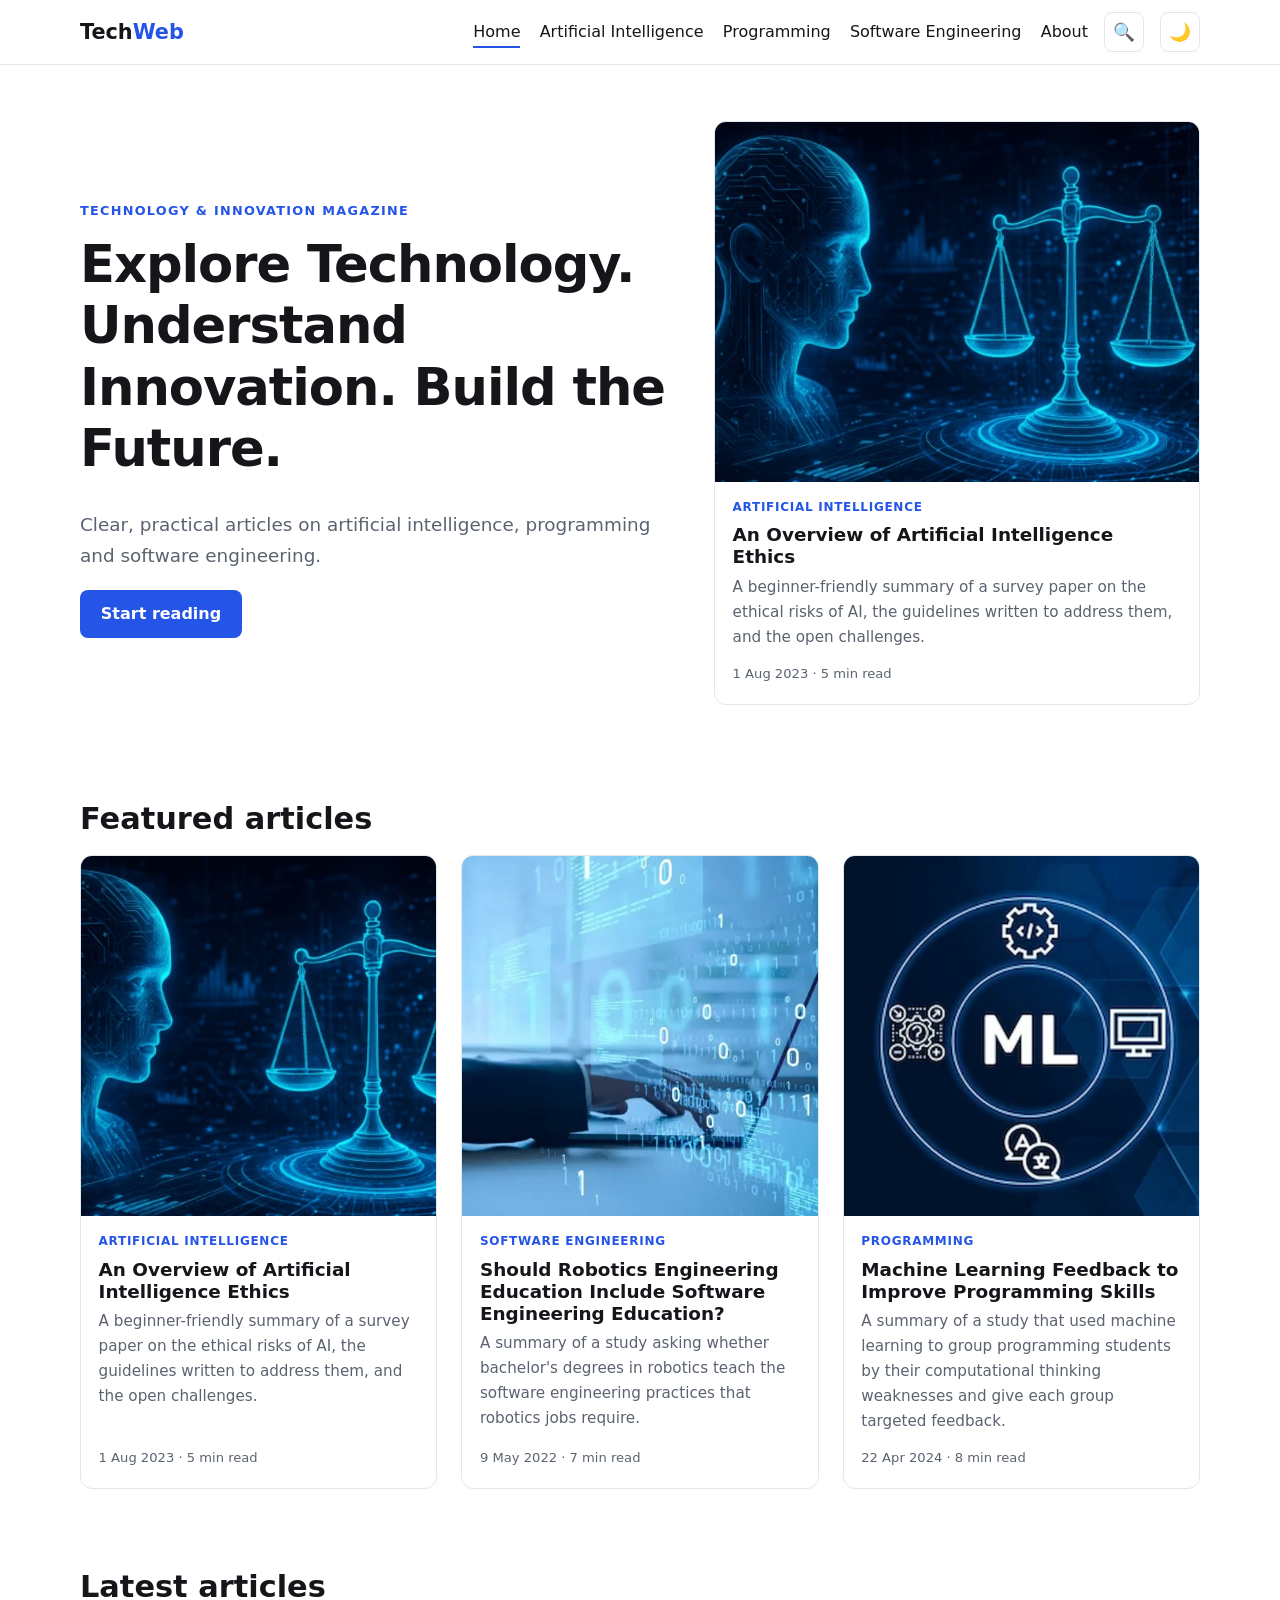
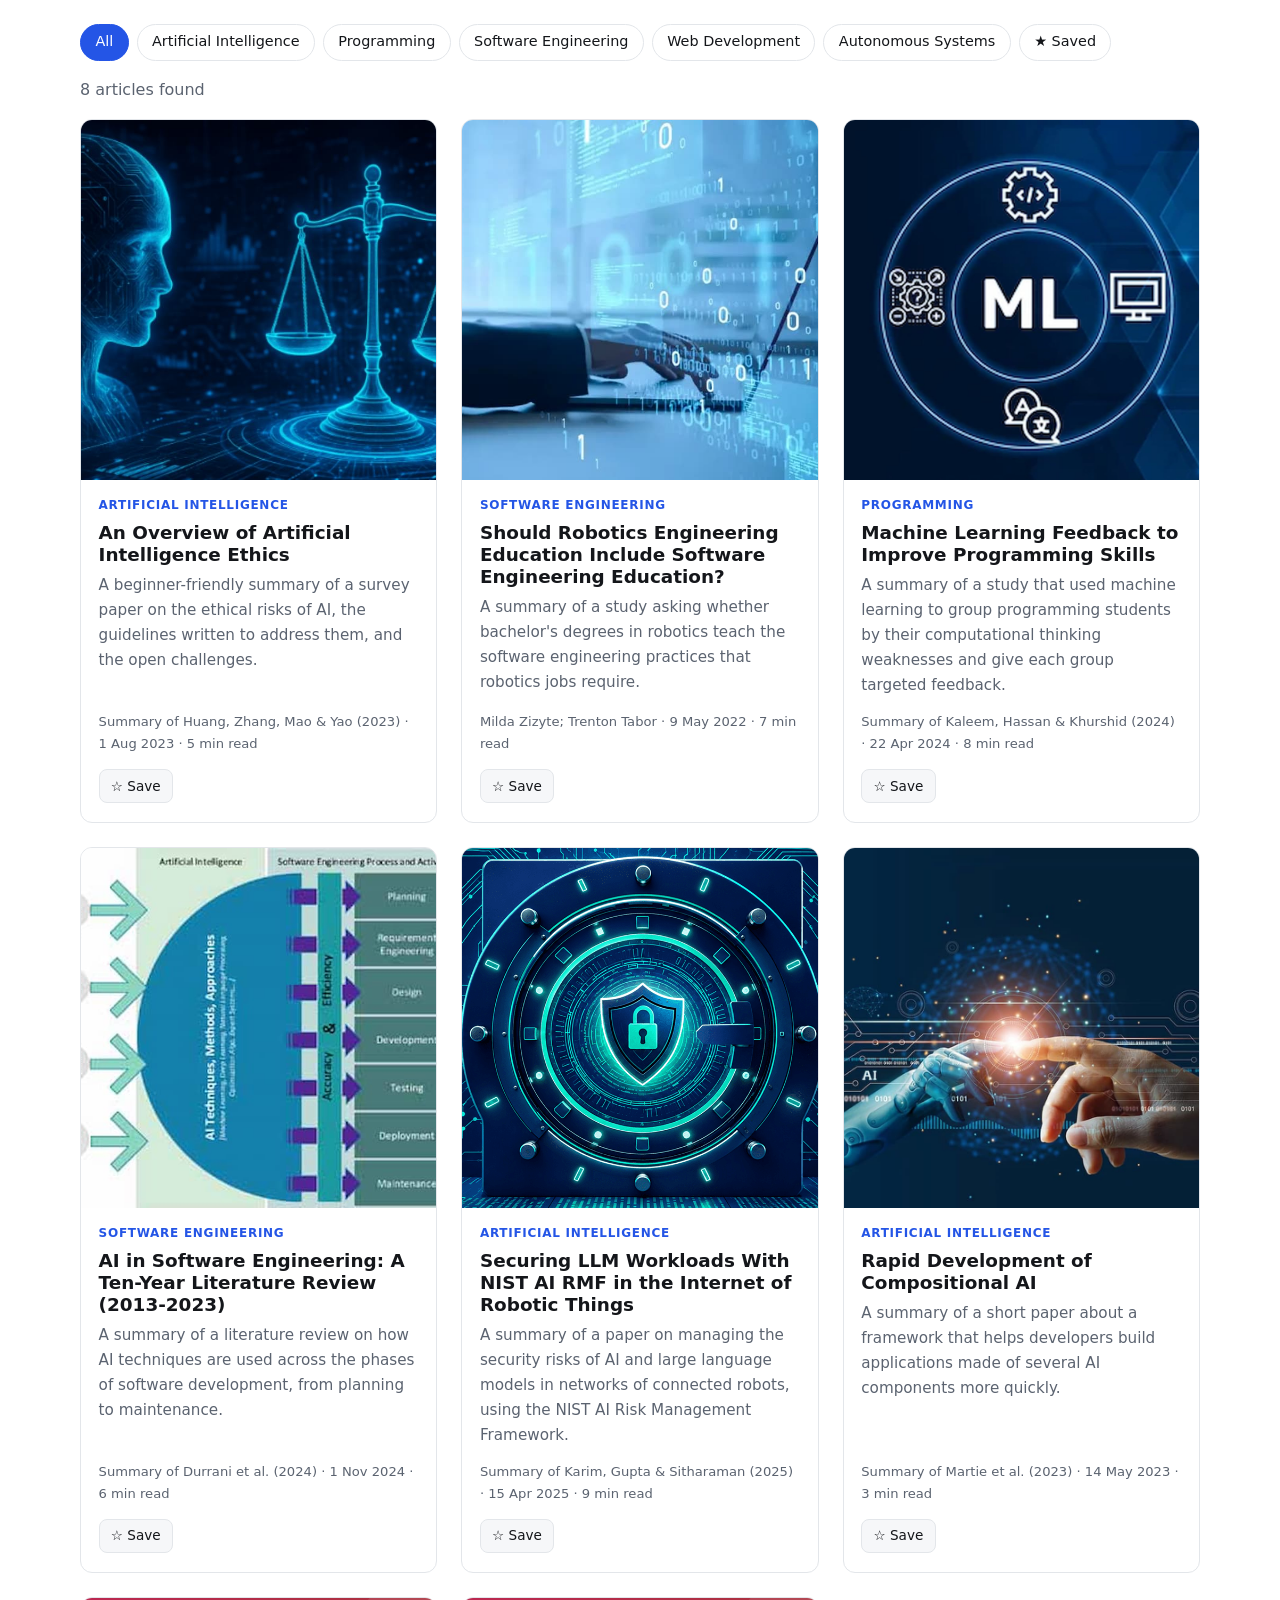
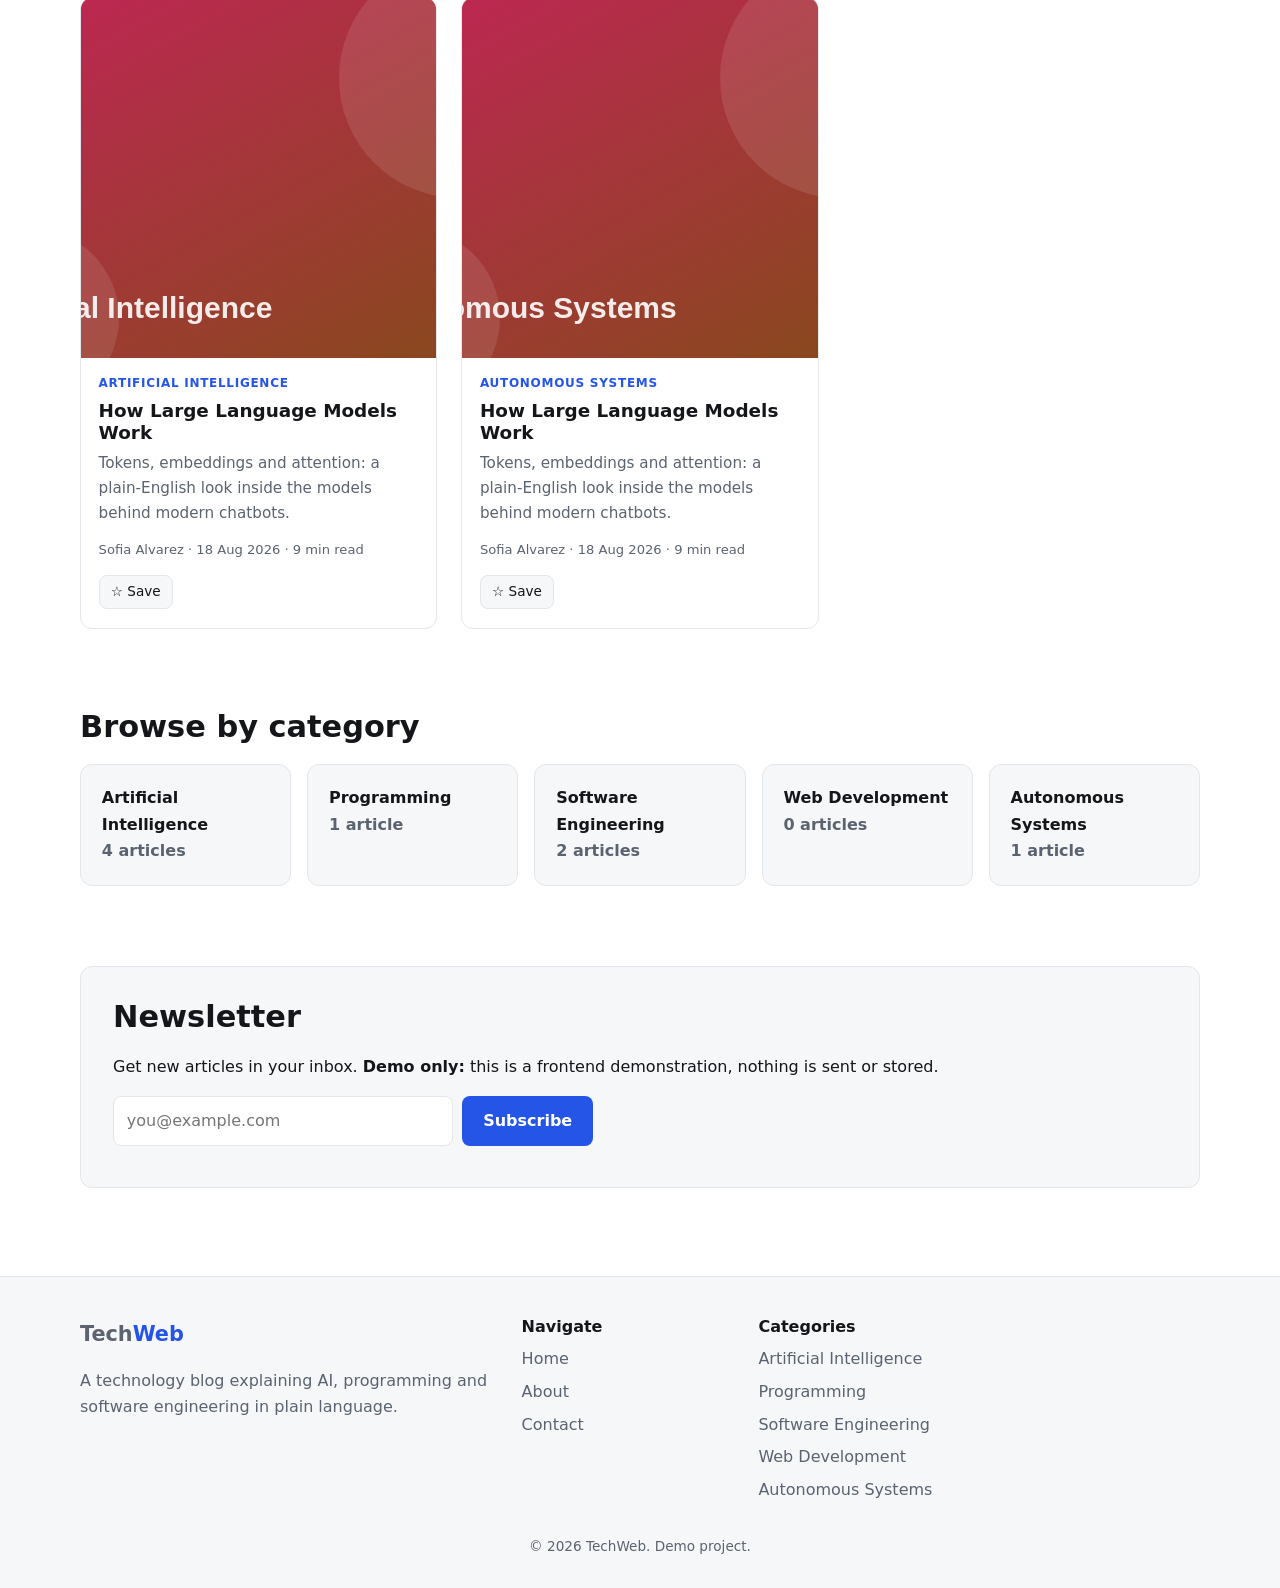
<file: index.html>
<!DOCTYPE html>
<html lang="en">

<head>
    <meta charset="UTF-8">
    <meta name="viewport" content="width=device-width, initial-scale=1">
    <meta name="description" content="TechWeb: articles on AI, programming and software engineering.">
    <title>TechWeb – Technology &amp; Innovation</title>
    <link rel="stylesheet" href="css/styles.css">
    <script src="js/app.js" defer></script>
</head>

<body>
    <a class="skip" href="#main">Skip to content</a>
    <div id="site-header"></div>
    <main id="main">
        <section class="hero container">
            <div class="hero-text">
                <p class="eyebrow">Technology &amp; Innovation Magazine</p>
                <h1>Explore Technology. Understand Innovation. Build the Future.</h1>
                <p class="lead">Clear, practical articles on artificial intelligence, programming and software
                    engineering.</p>
                <a class="btn" href="#latest">Start reading</a>
            </div>
            <div id="hero-featured" class="hero-card"></div>
        </section>

        <section class="container section" aria-labelledby="featured-title">
            <h2 id="featured-title">Featured articles</h2>
            <div id="featured-grid" class="grid"></div>
        </section>

        <section class="container section" id="latest" aria-labelledby="latest-title">
            <h2 id="latest-title">Latest articles</h2>
            <div id="filters" class="chips" role="group" aria-label="Filter by category"></div>
            <p id="result-count" class="muted" aria-live="polite"></p>
            <div id="article-grid" class="grid"></div>
        </section>

        <section class="container section" aria-labelledby="cat-title">
            <h2 id="cat-title">Browse by category</h2>
            <div id="category-grid" class="cat-grid"></div>
        </section>

        <section class="container section">
            <div class="newsletter">
                <h2>Newsletter</h2>
                <p>Get new articles in your inbox. <strong>Demo only:</strong> this is a frontend demonstration, nothing
                    is sent or stored.</p>
                <form id="newsletter-form" class="inline-form" novalidate>
                    <label for="nl-email" class="sr">Email address</label>
                    <input id="nl-email" name="email" type="email" placeholder="you@example.com" autocomplete="email">
                    <button class="btn" type="submit">Subscribe</button>
                </form>
                <p id="nl-msg" class="form-msg" role="status"></p>
            </div>
        </section>
    </main>
    <div id="site-footer"></div>
</body>

</html>
</file>
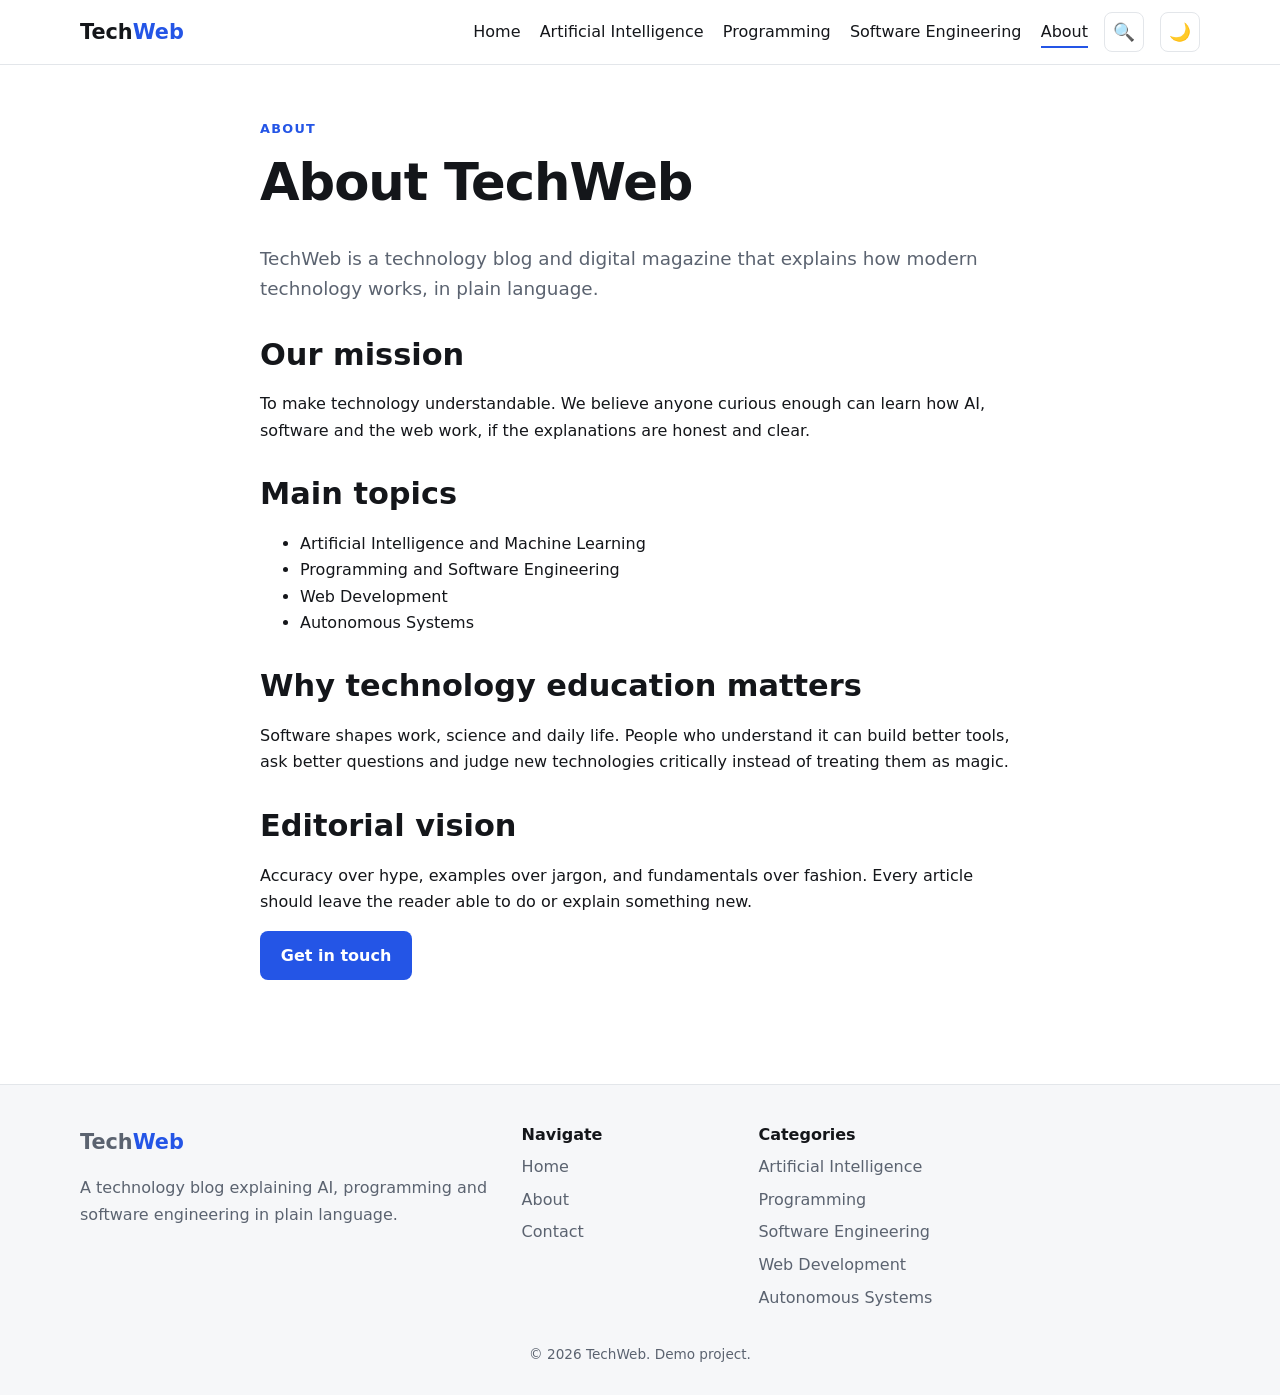
<file: about.html>
<!DOCTYPE html>
<html lang="en">

<head>
    <meta charset="UTF-8">
    <meta name="viewport" content="width=device-width, initial-scale=1">
    <title>About – TechWebe</title>
    <link rel="stylesheet" href="css/styles.css">
    <script src="js/app.js" defer></script>
</head>

<body>
    <a class="skip" href="#main">Skip to content</a>
    <div id="site-header"></div>
    <main id="main" class="container narrow section prose">
        <p class="eyebrow">About</p>
        <h1>About TechWeb</h1>
        <p class="lead">TechWeb is a technology blog and digital magazine that explains how modern technology works, in
            plain language.</p>
        <h2>Our mission</h2>
        <p>To make technology understandable. We believe anyone curious enough can learn how AI, software and the web
            work, if the explanations are honest and clear.</p>
        <h2>Main topics</h2>
        <ul>
            <li>Artificial Intelligence and Machine Learning</li>
            <li>Programming and Software Engineering</li>
            <li>Web Development</li>
            <li>Autonomous Systems</li>
        </ul>
        <h2>Why technology education matters</h2>
        <p>Software shapes work, science and daily life. People who understand it can build better tools, ask better
            questions and judge new technologies critically instead of treating them as magic.</p>
        <h2>Editorial vision</h2>
        <p>Accuracy over hype, examples over jargon, and fundamentals over fashion. Every article should leave the
            reader able to do or explain something new.</p>
        <p><a class="btn" href="contact.html">Get in touch</a></p>
    </main>
    <div id="site-footer"></div>
</body>

</html>
</file>
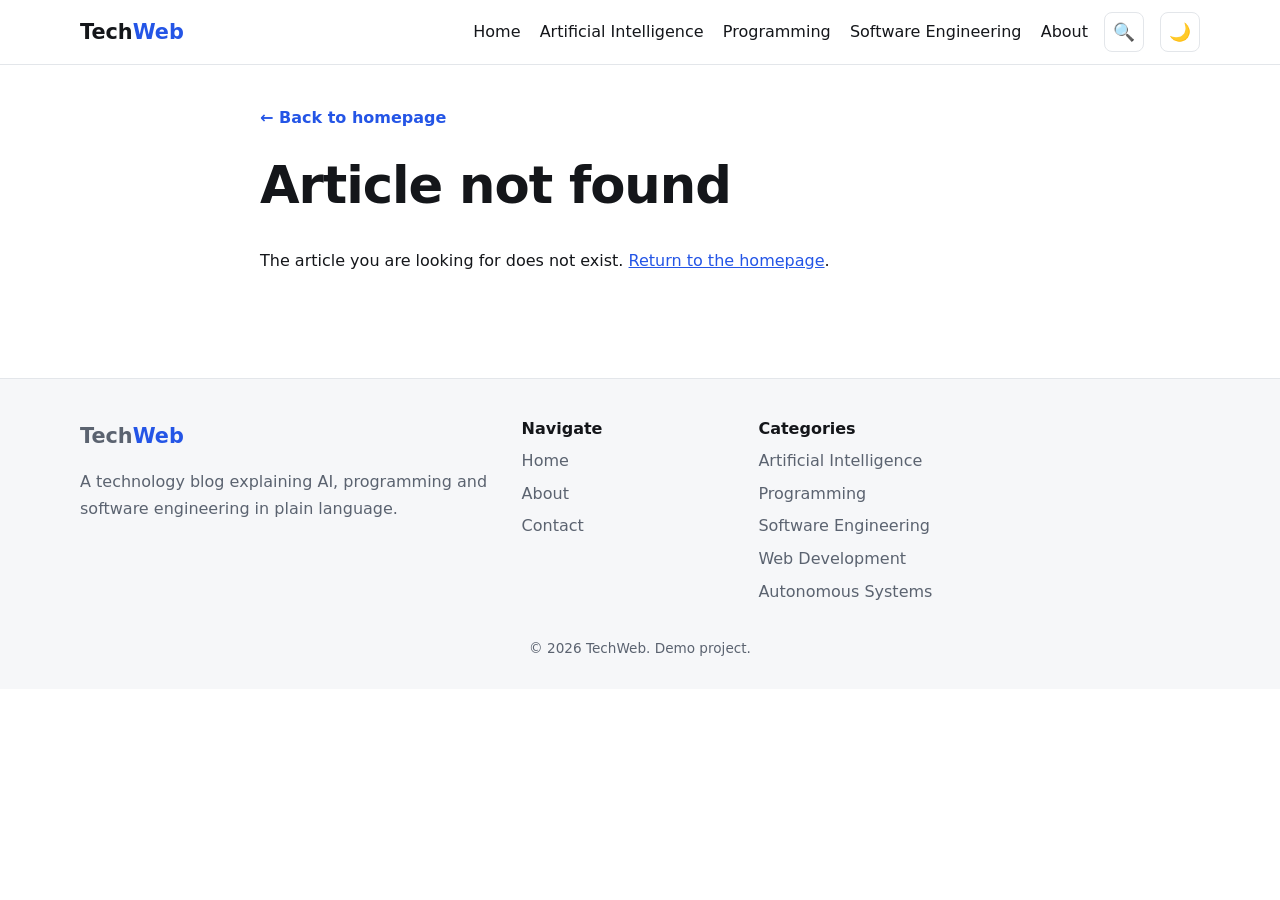
<file: article.html>
<!DOCTYPE html>
<html lang="en">

<head>
    <meta charset="UTF-8">
    <meta name="viewport" content="width=device-width, initial-scale=1">
    <title>Article – TechWeb</title>
    <link rel="stylesheet" href="css/styles.css">
    <script src="js/app.js" defer></script>
</head>

<body>
    <div id="progress" class="progress" role="progressbar" aria-label="Reading progress" aria-valuemin="0"
        aria-valuemax="100" aria-valuenow="0"></div>
    <a class="skip" href="#main">Skip to content</a>
    <div id="site-header"></div>
    <main id="main" class="container narrow section">
        <a class="back" href="index.html">← Back to homepage</a>
        <article id="article"></article>
        <section id="related" class="related" hidden>
            <h2>Related articles</h2>
            <div id="related-grid" class="grid"></div>
        </section>
    </main>
    <div id="site-footer"></div>
</body>

</html>
</file>
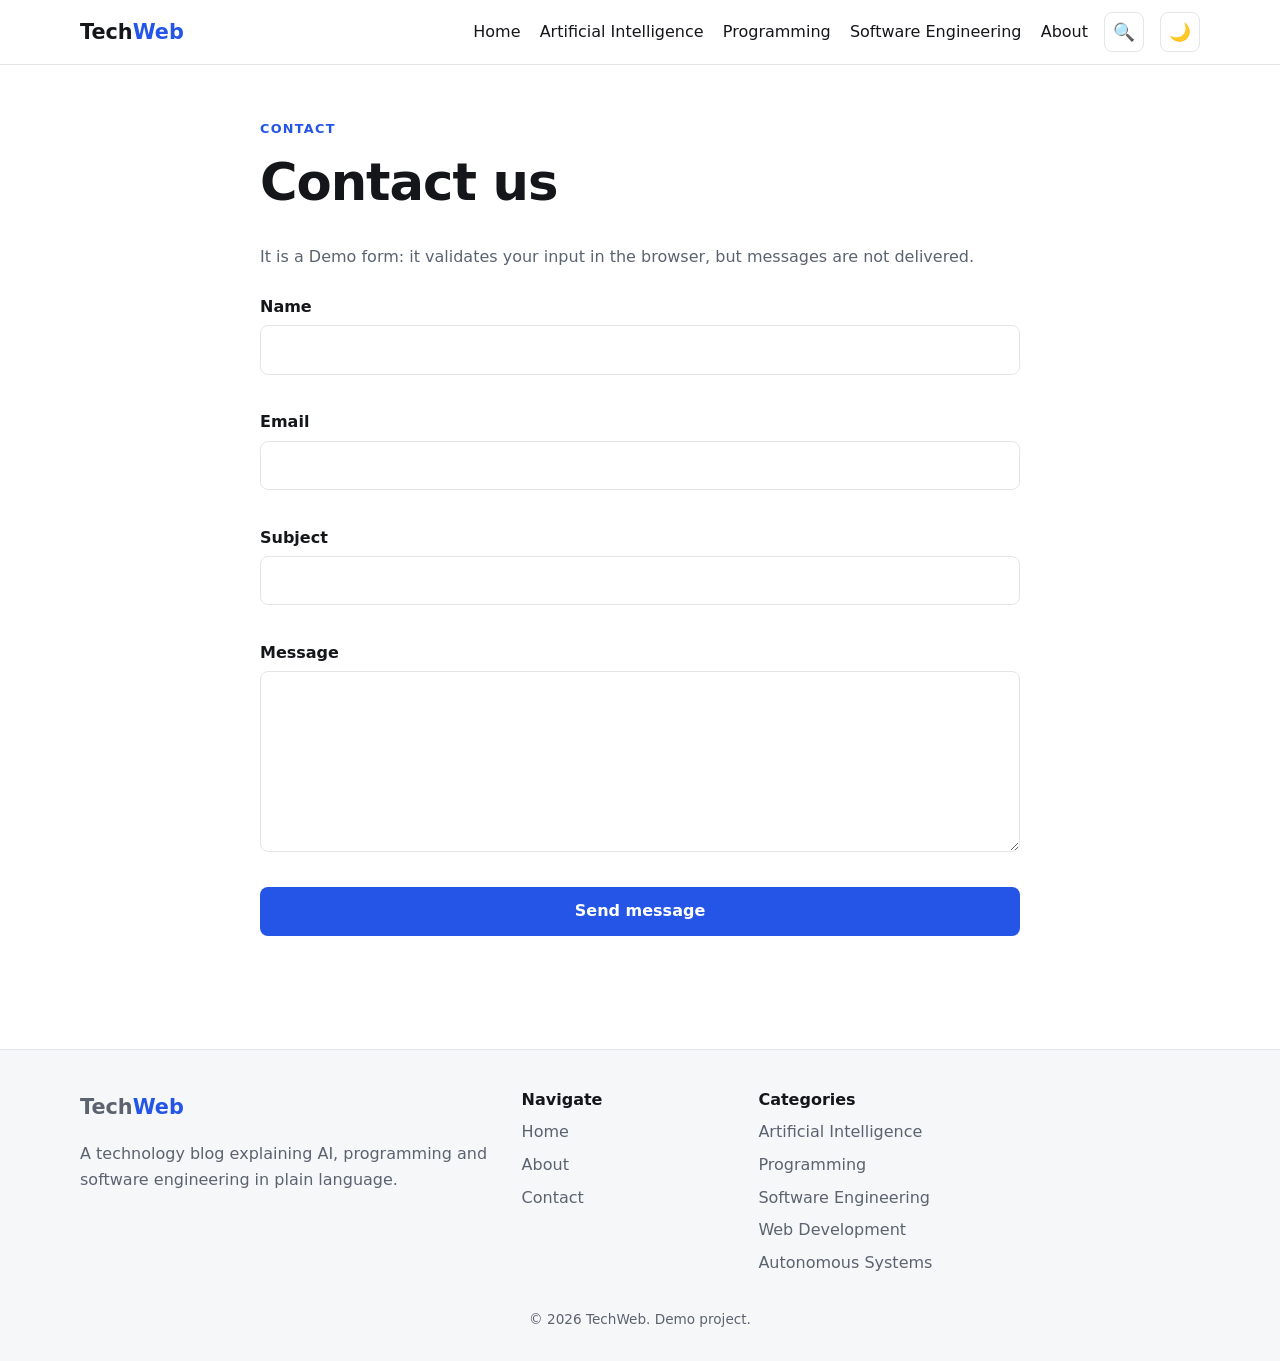
<file: contact.html>
<!DOCTYPE html>
<html lang="en">

<head>
    <meta charset="UTF-8">
    <meta name="viewport" content="width=device-width, initial-scale=1">
    <title>Contact – TechWeb</title>
    <link rel="stylesheet" href="css/styles.css">
    <script src="js/app.js" defer></script>
</head>

<body>
    <a class="skip" href="#main">Skip to content</a>
    <div id="site-header"></div>
    <main id="main" class="container narrow section">
        <p class="eyebrow">Contact</p>
        <h1>Contact us</h1>
        <p class="muted">It is a Demo form: it validates your input in the browser, but messages are not delivered.</p>
        <form id="contact-form" class="form" novalidate>
            <div class="field"><label for="name">Name</label>
                <input id="name" name="name" type="text" autocomplete="name"><span class="error" id="name-error"></span>
            </div>
            <div class="field"><label for="email">Email</label>
                <input id="email" name="email" type="email" autocomplete="email"><span class="error"
                    id="email-error"></span>
            </div>
            <div class="field"><label for="subject">Subject</label>
                <input id="subject" name="subject" type="text"><span class="error" id="subject-error"></span>
            </div>
            <div class="field"><label for="message">Message</label>
                <textarea id="message" name="message" rows="6"></textarea><span class="error" id="message-error"></span>
            </div>
            <button class="btn" type="submit">Send message</button>
            <p id="contact-msg" class="form-msg" role="status"></p>
        </form>
    </main>
    <div id="site-footer"></div>
</body>

</html>
</file>
<file: css/styles.css>
:root {
    --bg: #fff;
    --surface: #f6f7f9;
    --text: #14161a;
    --muted: #5b6370;
    --border: #e3e6ea;
    --accent: #2455e6;
    --accent-text: #fff;
    --danger: #c62828;
    --ok: #1b7a3d;
    --radius: 12px;
    --shadow: 0 2px 14px rgba(0, 0, 0, .07);
    --max: 1120px;
    --font: system-ui, -apple-system, "Segoe UI", Roboto, Helvetica, Arial, sans-serif;
    --serif: Georgia, "Times New Roman", serif;
}

[data-theme="dark"] {
    --bg: #0f1115;
    --surface: #181b21;
    --text: #eceef2;
    --muted: #a0a7b4;
    --border: #2a2f38;
    --accent: #7aa0ff;
    --accent-text: #0f1115;
    --danger: #ff8a80;
    --ok: #6fdc8c;
    --shadow: none;
}

*,
*::before,
*::after {
    box-sizing: border-box
}

html {
    scroll-behavior: smooth
}

body {
    margin: 0;
    font-family: var(--font);
    background: var(--bg);
    color: var(--text);
    line-height: 1.65;
    transition: background .25s, color .25s
}

img {
    max-width: 100%;
    display: block
}

a {
    color: var(--accent)
}

h1,
h2,
h3 {
    line-height: 1.2;
    margin: 0 0 .6em
}

h1 {
    font-size: clamp(2rem, 5vw, 3.2rem);
    letter-spacing: -.02em
}

h2 {
    font-size: clamp(1.4rem, 3vw, 1.9rem)
}

:focus-visible {
    outline: 3px solid var(--accent);
    outline-offset: 2px
}

.container {
    width: min(100% - 2rem, var(--max));
    margin-inline: auto
}

.narrow {
    width: min(100% - 2rem, 760px)
}

.section {
    padding-block: 2.5rem
}

.muted {
    color: var(--muted)
}

.lead {
    font-size: 1.15rem;
    color: var(--muted)
}

.eyebrow {
    text-transform: uppercase;
    letter-spacing: .1em;
    font-size: .8rem;
    font-weight: 700;
    color: var(--accent)
}

.sr {
    position: absolute;
    width: 1px;
    height: 1px;
    overflow: hidden;
    clip: rect(0 0 0 0)
}

.skip {
    position: absolute;
    left: -999px;
    background: var(--accent);
    color: var(--accent-text);
    padding: .5rem 1rem;
    z-index: 100
}

.skip:focus {
    left: 0
}


.btn {
    display: inline-block;
    background: var(--accent);
    color: var(--accent-text);
    border: 0;
    border-radius: 8px;
    padding: .7rem 1.3rem;
    font: inherit;
    font-weight: 600;
    cursor: pointer;
    text-decoration: none;
    transition: transform .15s, opacity .15s
}

.btn:hover {
    opacity: .9;
    transform: translateY(-1px)
}

.icon-btn {
    background: none;
    border: 1px solid var(--border);
    color: var(--text);
    border-radius: 8px;
    width: 40px;
    height: 40px;
    cursor: pointer;
    font-size: 1.1rem
}

.icon-btn:hover {
    background: var(--surface)
}

.chips {
    display: flex;
    flex-wrap: wrap;
    gap: .5rem;
    margin-bottom: 1rem
}

.chip {
    border: 1px solid var(--border);
    background: var(--bg);
    color: var(--text);
    border-radius: 999px;
    padding: .35rem .9rem;
    font: inherit;
    font-size: .9rem;
    cursor: pointer
}

.chip[aria-pressed="true"] {
    background: var(--accent);
    color: var(--accent-text);
    border-color: var(--accent)
}


.site-header {
    position: sticky;
    top: 0;
    z-index: 50;
    background: var(--bg);
    border-bottom: 1px solid var(--border)
}

.nav {
    display: flex;
    align-items: center;
    gap: 1rem;
    min-height: 64px
}

.logo {
    font-weight: 800;
    font-size: 1.3rem;
    text-decoration: none;
    color: var(--text);
    margin-right: auto
}

.logo span {
    color: var(--accent)
}

.nav-links {
    display: flex;
    gap: 1.2rem;
    list-style: none;
    margin: 0;
    padding: 0
}

.nav-links a {
    color: var(--text);
    text-decoration: none;
    font-weight: 500;
    padding: .3rem 0;
    border-bottom: 2px solid transparent
}

.nav-links a:hover,
.nav-links a[aria-current="page"] {
    border-color: var(--accent)
}

.burger {
    display: none
}

.search-bar {
    border-top: 1px solid var(--border);
    padding: .7rem 0
}


input,
textarea {
    font: inherit;
    color: var(--text);
    background: var(--bg);
    border: 1px solid var(--border);
    border-radius: 8px;
    padding: .65rem .8rem;
    width: 100%
}

input[aria-invalid="true"],
textarea[aria-invalid="true"] {
    border-color: var(--danger)
}

.form {
    display: grid;
    gap: 1rem;
    margin-top: 1.5rem
}

.field {
    display: grid;
    gap: .3rem
}

.field label {
    font-weight: 600
}

.error {
    color: var(--danger);
    font-size: .875rem;
    min-height: 1em
}

.form-msg {
    margin: .6rem 0 0;
    font-weight: 600
}

.form-msg.ok {
    color: var(--ok)
}

.form-msg.bad {
    color: var(--danger)
}

.inline-form {
    display: flex;
    gap: .6rem;
    max-width: 480px
}


.hero {
    display: grid;
    grid-template-columns: 1.1fr .9fr;
    gap: 2.5rem;
    align-items: center;
    padding-block: 3.5rem
}


.grid {
    display: grid;
    grid-template-columns: repeat(auto-fill, minmax(280px, 1fr));
    gap: 1.5rem
}

.card {
    position: relative;
    display: flex;
    flex-direction: column;
    border: 1px solid var(--border);
    border-radius: var(--radius);
    overflow: hidden;
    background: var(--bg);
    transition: transform .2s, box-shadow .2s
}

.card:hover {
    transform: translateY(-3px);
    box-shadow: var(--shadow)
}

.card img {
    width: 100%;
    aspect-ratio: 16/9;
    object-fit: cover;
    background: var(--surface)
}

.card-body {
    padding: 1rem 1.1rem 1.2rem;
    display: flex;
    flex-direction: column;
    gap: .4rem;
    flex: 1
}

.card h3 {
    font-size: 1.15rem;
    margin: 0
}

.card h3 a {
    color: var(--text);
    text-decoration: none
}

.card h3 a::after {
    content: "";
    position: absolute;
    inset: 0
}

/* makes the whole card clickable */
.card p {
    margin: 0;
    color: var(--muted);
    font-size: .95rem
}

.tag {
    font-size: .75rem;
    font-weight: 700;
    text-transform: uppercase;
    letter-spacing: .06em;
    color: var(--accent)
}

.meta {
    font-size: .82rem;
    color: var(--muted);
    margin-top: auto;
    padding-top: .4rem
}

.bookmark {
    position: relative;
    z-index: 2;
    align-self: flex-start;
    margin-top: .5rem;
    background: var(--surface);
    border: 1px solid var(--border);
    color: var(--text);
    border-radius: 8px;
    padding: .3rem .7rem;
    font: inherit;
    font-size: .85rem;
    cursor: pointer
}

.bookmark[aria-pressed="true"] {
    background: var(--accent);
    color: var(--accent-text);
    border-color: var(--accent)
}


.cat-grid {
    display: grid;
    grid-template-columns: repeat(auto-fit, minmax(180px, 1fr));
    gap: 1rem
}

.cat {
    display: block;
    padding: 1.3rem;
    border: 1px solid var(--border);
    border-radius: var(--radius);
    text-decoration: none;
    color: var(--text);
    background: var(--surface);
    font-weight: 700;
    transition: border-color .2s, transform .2s
}

.cat:hover {
    border-color: var(--accent);
    transform: translateY(-2px)
}

.newsletter {
    background: var(--surface);
    border: 1px solid var(--border);
    border-radius: var(--radius);
    padding: 2rem
}


.progress {
    position: fixed;
    top: 0;
    left: 0;
    height: 4px;
    width: 0;
    background: var(--accent);
    z-index: 200
}

.back {
    display: inline-block;
    margin-bottom: 1.5rem;
    text-decoration: none;
    font-weight: 600
}

.article-hero {
    border-radius: var(--radius);
    margin: 1.5rem 0;
    width: 100%;
    aspect-ratio: 16/9;
    object-fit: cover
}

.article-body {
    font-family: var(--serif);
    font-size: 1.125rem
}

.article-body h2 {
    font-family: var(--font);
    margin-top: 2rem
}

.article-intro {
    font-size: 1.25rem;
    color: var(--muted)
}

.related {
    margin-top: 3rem;
    padding-top: 2rem;
    border-top: 1px solid var(--border)
}

.prose h2 {
    margin-top: 2rem
}

.source {
    font-size: .9rem;
    color: var(--muted);
    border-left: 3px solid var(--accent);
    padding-left: .8rem
}


.site-footer {
    background: var(--surface);
    border-top: 1px solid var(--border);
    margin-top: 3rem;
    padding: 2.5rem 0 1rem
}

.footer-grid {
    display: grid;
    grid-template-columns: 2fr 1fr 1fr 1fr;
    gap: 2rem
}

.footer-grid h3 {
    font-size: 1rem
}

.footer-grid ul {
    list-style: none;
    margin: 0;
    padding: 0;
    display: grid;
    gap: .4rem
}

.footer-grid a {
    color: var(--muted);
    text-decoration: none
}

.footer-grid a:hover {
    color: var(--accent)
}

.copy {
    text-align: center;
    color: var(--muted);
    font-size: .85rem;
    margin-top: 2rem
}


@media (max-width:900px) {
    .hero {
        grid-template-columns: 1fr;
        padding-block: 2rem
    }

    .footer-grid {
        grid-template-columns: 1fr 1fr
    }
}

@media (max-width:760px) {
    .burger {
        display: inline-block
    }

    .nav {
        flex-wrap: wrap
    }

    .nav-links {
        display: none;
        order: 10;
        width: 100%;
        flex-direction: column;
        gap: .4rem;
        padding-bottom: .8rem
    }

    .nav-links.open {
        display: flex
    }

    .inline-form {
        flex-direction: column
    }
}

@media (max-width:480px) {
    .footer-grid {
        grid-template-columns: 1fr
    }
}

@media (prefers-reduced-motion:reduce) {
    * {
        transition: none !important;
        scroll-behavior: auto !important
    }
}
</file>
